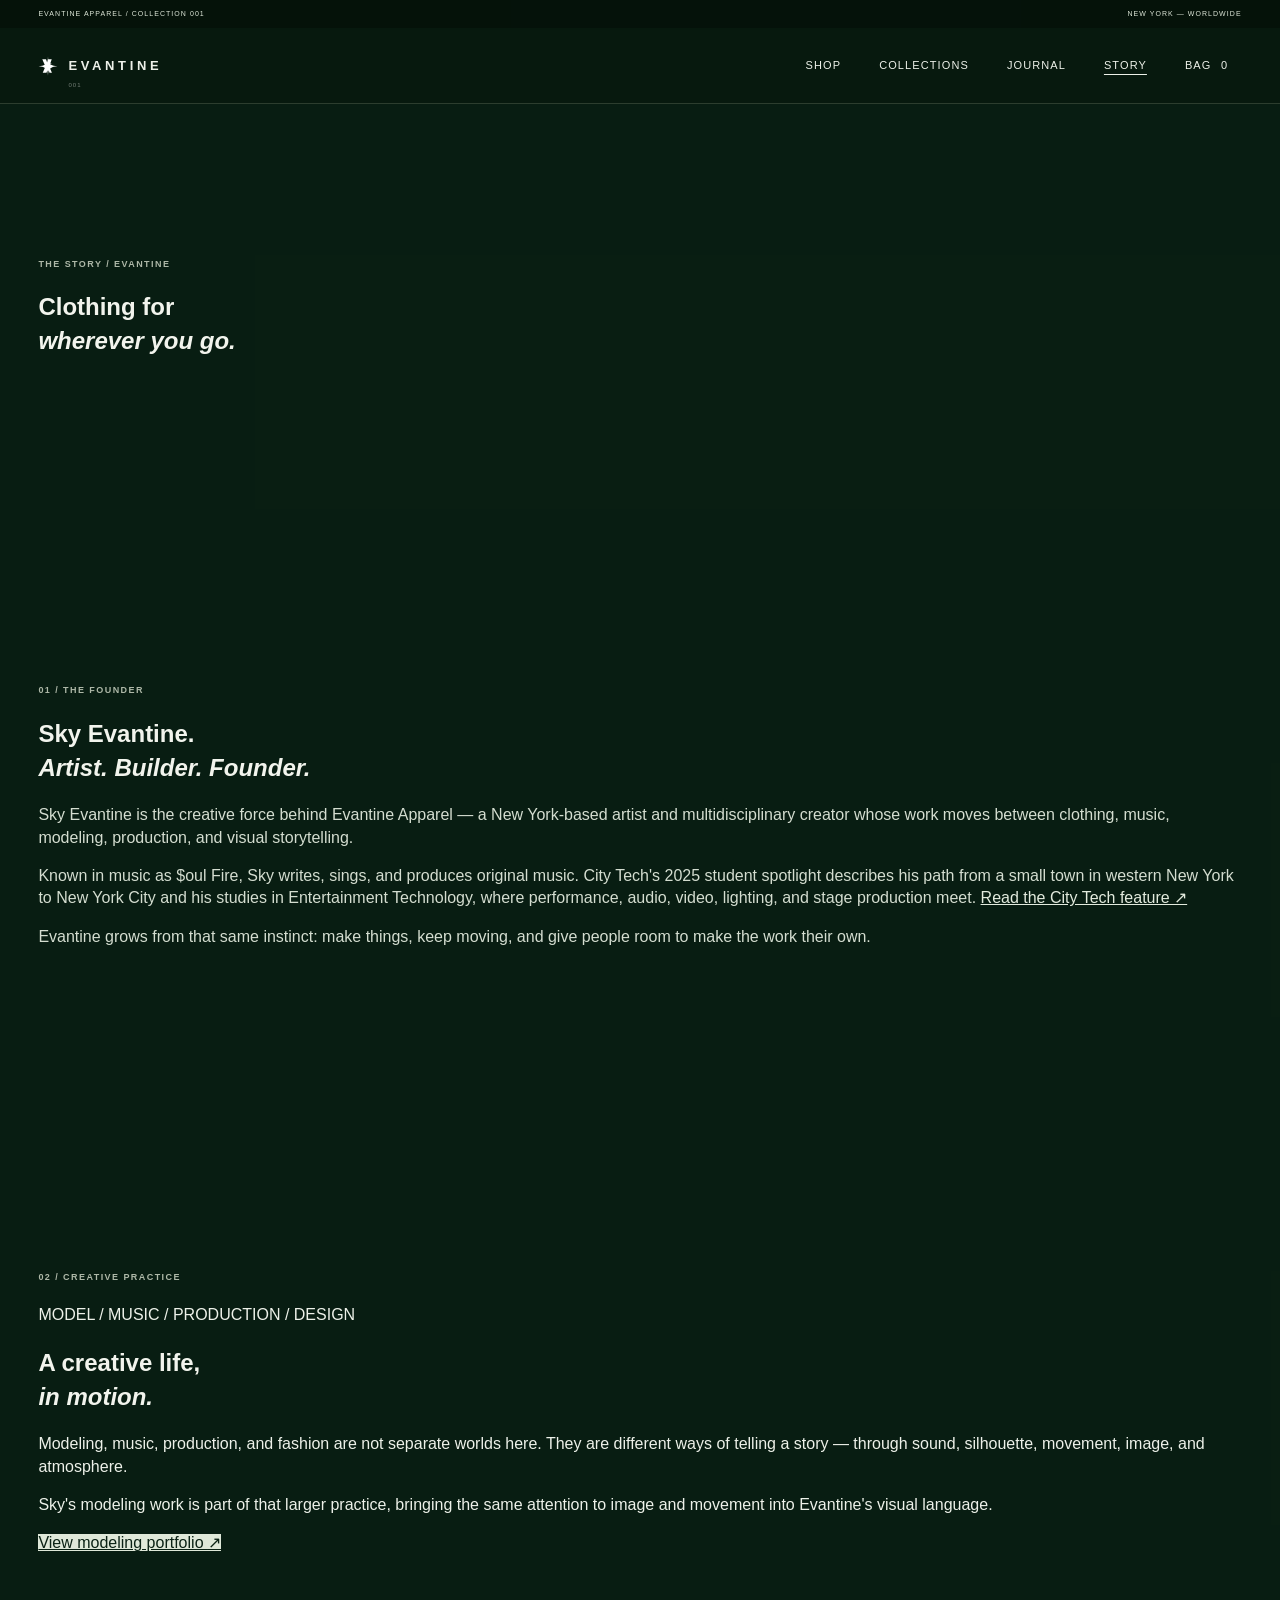
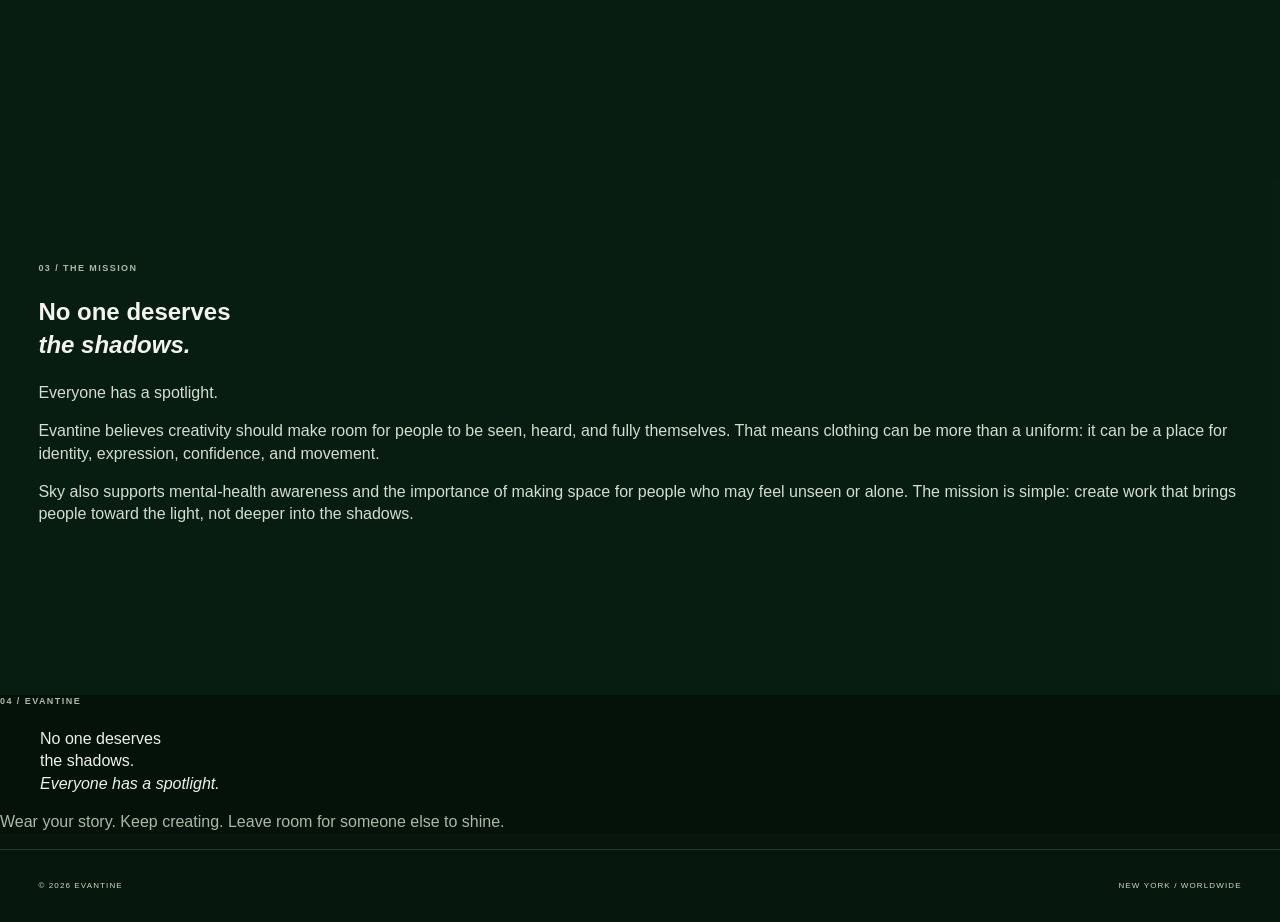
<file: about.html>
<!doctype html>
<html lang="en">
<head><meta charset="utf-8"><meta name="viewport" content="width=device-width,initial-scale=1"><meta name="description" content="Meet Sky Evantine, founder and creative director of Evantine Apparel — a creative world expressed through clothing, music, movement, and objects."><link rel="canonical" href="https://evantineapparel.com/about.html"><meta name="theme-color" content="#f3f1eb"><meta property="og:type" content="website"><meta property="og:site_name" content="Evantine Apparel"><meta property="og:title" content="About Sky Evantine — Evantine Apparel"><meta property="og:description" content="The story, creative practice, and mission behind Evantine Apparel."><meta property="og:url" content="https://evantineapparel.com/about.html"><link rel="icon" href="favicon.svg" type="image/svg+xml"><title>About Sky Evantine — Evantine Apparel</title><link rel="stylesheet" href="style.css"><link rel="stylesheet" href="forest-theme.css"></head>
<body><a class="skip-link" href="#main">Skip to content</a><div class="announcement">EVANTINE APPAREL / COLLECTION 001 <span>NEW YORK — WORLDWIDE</span></div>
<header class="site-header"><a class="wordmark" href="/" aria-label="Evantine Apparel home">EVANTINE</a><button class="menu-toggle" type="button" aria-expanded="false" aria-controls="site-nav">Menu</button><nav id="site-nav" class="site-nav" aria-label="Primary"><a href="shop.html">Shop</a><a href="collections.html">Collections</a><a href="journal.html">Journal</a><a href="about.html">Story</a><button class="bag-button" type="button" aria-controls="bagPanel" aria-expanded="false">Bag <span id="bagCount">0</span></button></nav></header>
<main id="main">
<section class="about-hero section"><p class="eyebrow">THE STORY / EVANTINE</p><h1>Clothing for<br><em>wherever you go.</em></h1></section>
<section class="story section about-grid"><div><p class="eyebrow">01 / THE FOUNDER</p><h2>Sky Evantine.<br><em>Artist. Builder. Founder.</em></h2></div><div class="story-copy"><p>Sky Evantine is the creative force behind Evantine Apparel — a New York-based artist and multidisciplinary creator whose work moves between clothing, music, modeling, production, and visual storytelling.</p><p>Known in music as $oul Fire, Sky writes, sings, and produces original music. City Tech's 2025 student spotlight describes his path from a small town in western New York to New York City and his studies in Entertainment Technology, where performance, audio, video, lighting, and stage production meet. <a class="text-link" href="https://www.citytech.cuny.edu/news/?id=2102" target="_blank" rel="noopener noreferrer">Read the City Tech feature ↗</a></p><p>Evantine grows from that same instinct: make things, keep moving, and give people room to make the work their own.</p></div></section>
<section class="portfolio-section section"><div class="portfolio-label"><p class="eyebrow">02 / CREATIVE PRACTICE</p><span>MODEL / MUSIC / PRODUCTION / DESIGN</span></div><div class="portfolio-grid"><div><h2>A creative life,<br><em>in motion.</em></h2></div><div class="portfolio-copy"><p>Modeling, music, production, and fashion are not separate worlds here. They are different ways of telling a story — through sound, silhouette, movement, image, and atmosphere.</p><p>Sky's modeling work is part of that larger practice, bringing the same attention to image and movement into Evantine's visual language.</p><a class="button button-dark" href="https://skyevantine.my.canva.site/" target="_blank" rel="noopener noreferrer">View modeling portfolio <span aria-hidden="true">↗</span></a></div></div></section>
<section class="story section about-grid"><div><p class="eyebrow">03 / THE MISSION</p><h2>No one deserves<br><em>the shadows.</em></h2></div><div class="story-copy"><p class="mission-line">Everyone has a spotlight.</p><p>Evantine believes creativity should make room for people to be seen, heard, and fully themselves. That means clothing can be more than a uniform: it can be a place for identity, expression, confidence, and movement.</p><p>Sky also supports mental-health awareness and the importance of making space for people who may feel unseen or alone. The mission is simple: create work that brings people toward the light, not deeper into the shadows.</p></div></section>
<section class="manifesto about-manifesto"><p class="eyebrow">04 / EVANTINE</p><blockquote>No one deserves<br>the shadows.<br><em>Everyone has a spotlight.</em></blockquote><p>Wear your story. Keep creating. Leave room for someone else to shine.</p></section>
</main><footer class="site-footer"><span>© 2026 EVANTINE</span><span>NEW YORK / WORLDWIDE</span></footer><script src="script.js"></script></body></html>
</file>
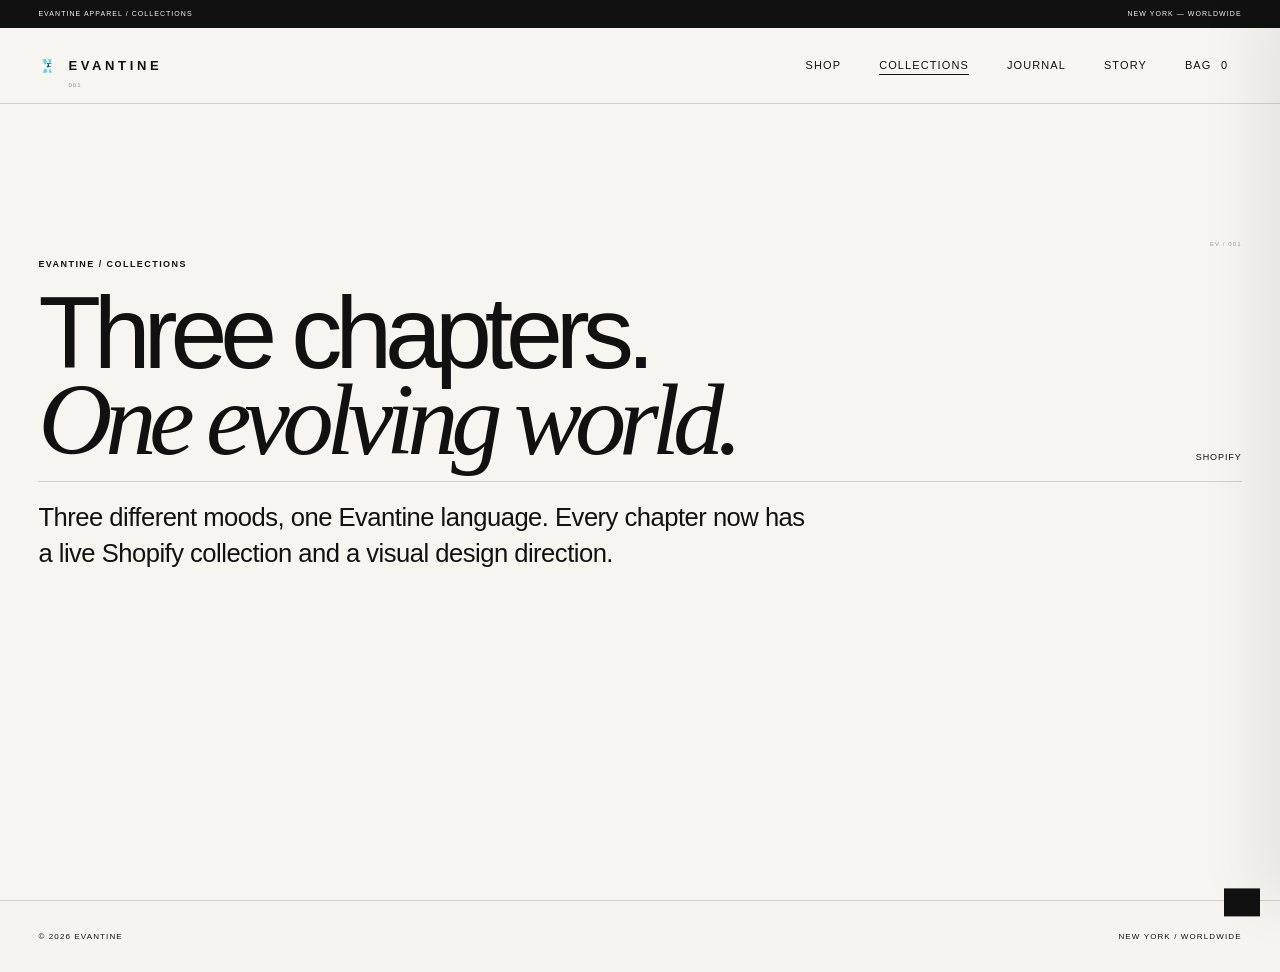
<file: collections.html>
<!doctype html>
<html lang="en">
<head><meta charset="utf-8"><meta name="viewport" content="width=device-width,initial-scale=1"><meta name="description" content="Evantine Apparel collections — Collection 001, Collection 002, and Collection 003."><title>Collections — Evantine Apparel</title><link rel="icon" href="favicon.svg" type="image/svg+xml"><link rel="stylesheet" href="style.css"></head>
<body>
<a class="skip-link" href="#main">Skip to content</a><div class="announcement">EVANTINE APPAREL / COLLECTIONS <span>NEW YORK — WORLDWIDE</span></div>
<header class="site-header"><a class="wordmark" href="/" aria-label="Evantine Apparel home">EVANTINE</a><button class="menu-toggle" type="button" aria-expanded="false" aria-controls="site-nav">Menu</button><nav id="site-nav" class="site-nav" aria-label="Primary"><a href="shop.html">Shop</a><a href="collections.html" aria-current="page">Collections</a><a href="journal.html">Journal</a><a href="about.html">Story</a><button class="bag-button" type="button" aria-controls="bagPanel" aria-expanded="false">Bag <span id="bagCount">0</span></button></nav></header>
<main id="main" class="section collections-page"><div class="section-head"><div><p class="eyebrow">EVANTINE / COLLECTIONS</p><h1>Three chapters.<br><em>One evolving world.</em></h1></div><p id="collectionStatus">SHOPIFY</p></div><p class="collections-intro">Three different moods, one Evantine language. Every chapter now has a live Shopify collection and a visual design direction.</p><div id="collectionList" class="collection-list" aria-live="polite"></div></main>
<footer class="site-footer"><span>© 2026 EVANTINE</span><span>NEW YORK / WORLDWIDE</span></footer>
<aside id="bagPanel" class="bag-panel" aria-hidden="true" aria-labelledby="bagTitle"><div class="bag-head"><div><p class="eyebrow">YOUR SELECTION</p><h2 id="bagTitle">Bag</h2></div><button id="bagClose" class="close-button" type="button" aria-label="Close shopping bag">×</button></div><div id="bagItems" class="bag-items"></div><div class="bag-foot"><div><span>Subtotal</span><strong id="bagTotal">$0</strong></div><button class="button button-dark checkout-button" type="button">Checkout</button></div></aside>
<div id="overlay" class="overlay" hidden></div><div id="toast" class="toast" role="status" aria-live="polite"></div><script src="script.js"></script>
<script>
const list=document.getElementById("collectionList"),status=document.getElementById("collectionStatus"),store="https://1bmwgi-pw.myshopify.com";
const targets=[
{title:"Collection 001",handle:"collection-001",theme:"ROOTS / NATURE / EVERYDAY",description:"The beginning. Foundational pieces rooted in simplicity, nature, movement, and self-expression.",fallback:"https://cdn.shopify.com/s/files/1/0810/8507/1396/collections/evantine-collection-001-editorial.png?v=1789917110"},
{title:"Collection 002",handle:"collection-002",theme:"CITY / MOVEMENT / DUALITY",description:"Urban energy meets open air. Technical layers, utility pieces, and custom graphics built for wherever the day goes.",fallback:"https://cdn.shopify.com/s/files/1/0810/8507/1396/collections/evantine-collection-002.png?v=1789917116"},
{title:"Collection 003",handle:"collection-003",theme:"ART / EXPRESSION / BEYOND",description:"The experimental chapter. Statement silhouettes, objects, limited graphics, and ideas that refuse to stay still.",fallback:"https://cdn.shopify.com/s/files/1/0810/8507/1396/collections/evantine-collection-003.png?v=1789917122"}];
const esc=v=>String(v||"").replace(/[&<>"']/g,c=>({"&":"&amp;","<":"&lt;",">":"&gt;","\"":"&quot;","'":"&#39;"}[c]||c));
function render(items){list.innerHTML=items.map((c,i)=>'<a class="collection-card collection-card-'+(i+1)+'" href="collection.html?handle='+encodeURIComponent(c.handle)+'" style="background-image:linear-gradient(180deg,rgba(0,0,0,.06),rgba(0,0,0,.64)),url(\''+esc(c.image||c.fallback)+'\')"><span class="collection-card-index">0'+(i+1)+'</span><span class="collection-card-mark">0'+(i+1)+'</span><span class="collection-card-copy"><span class="eyebrow">EVANTINE / '+esc(c.theme)+'</span><strong>'+esc(c.title)+'</strong><span>'+esc(c.description)+'</span></span><span class="collection-card-count">'+c.count+' PIECES&nbsp; →</span></a>').join("");}
async function load(){try{const r=await fetch(store+"/collections.json?limit=250",{headers:{Accept:"application/json"}});if(!r.ok)throw Error("Shopify unavailable");const d=await r.json(),found=Array.isArray(d.collections)?d.collections:[];const selected=targets.map(t=>{const c=found.find(x=>String(x.title).trim().toLowerCase()===t.title.toLowerCase());return {...t,handle:c?.handle||t.handle,count:Number(c?.products_count||0),image:c?.image?.src||t.fallback}});render(selected);status.textContent="CONNECTED / SHOPIFY"}catch(e){render(targets.map(t=>({...t,count:10})));status.textContent="SHOPIFY OFFLINE / DESIGN PREVIEW";console.warn(e)}}load();
</script></body></html>
</file>
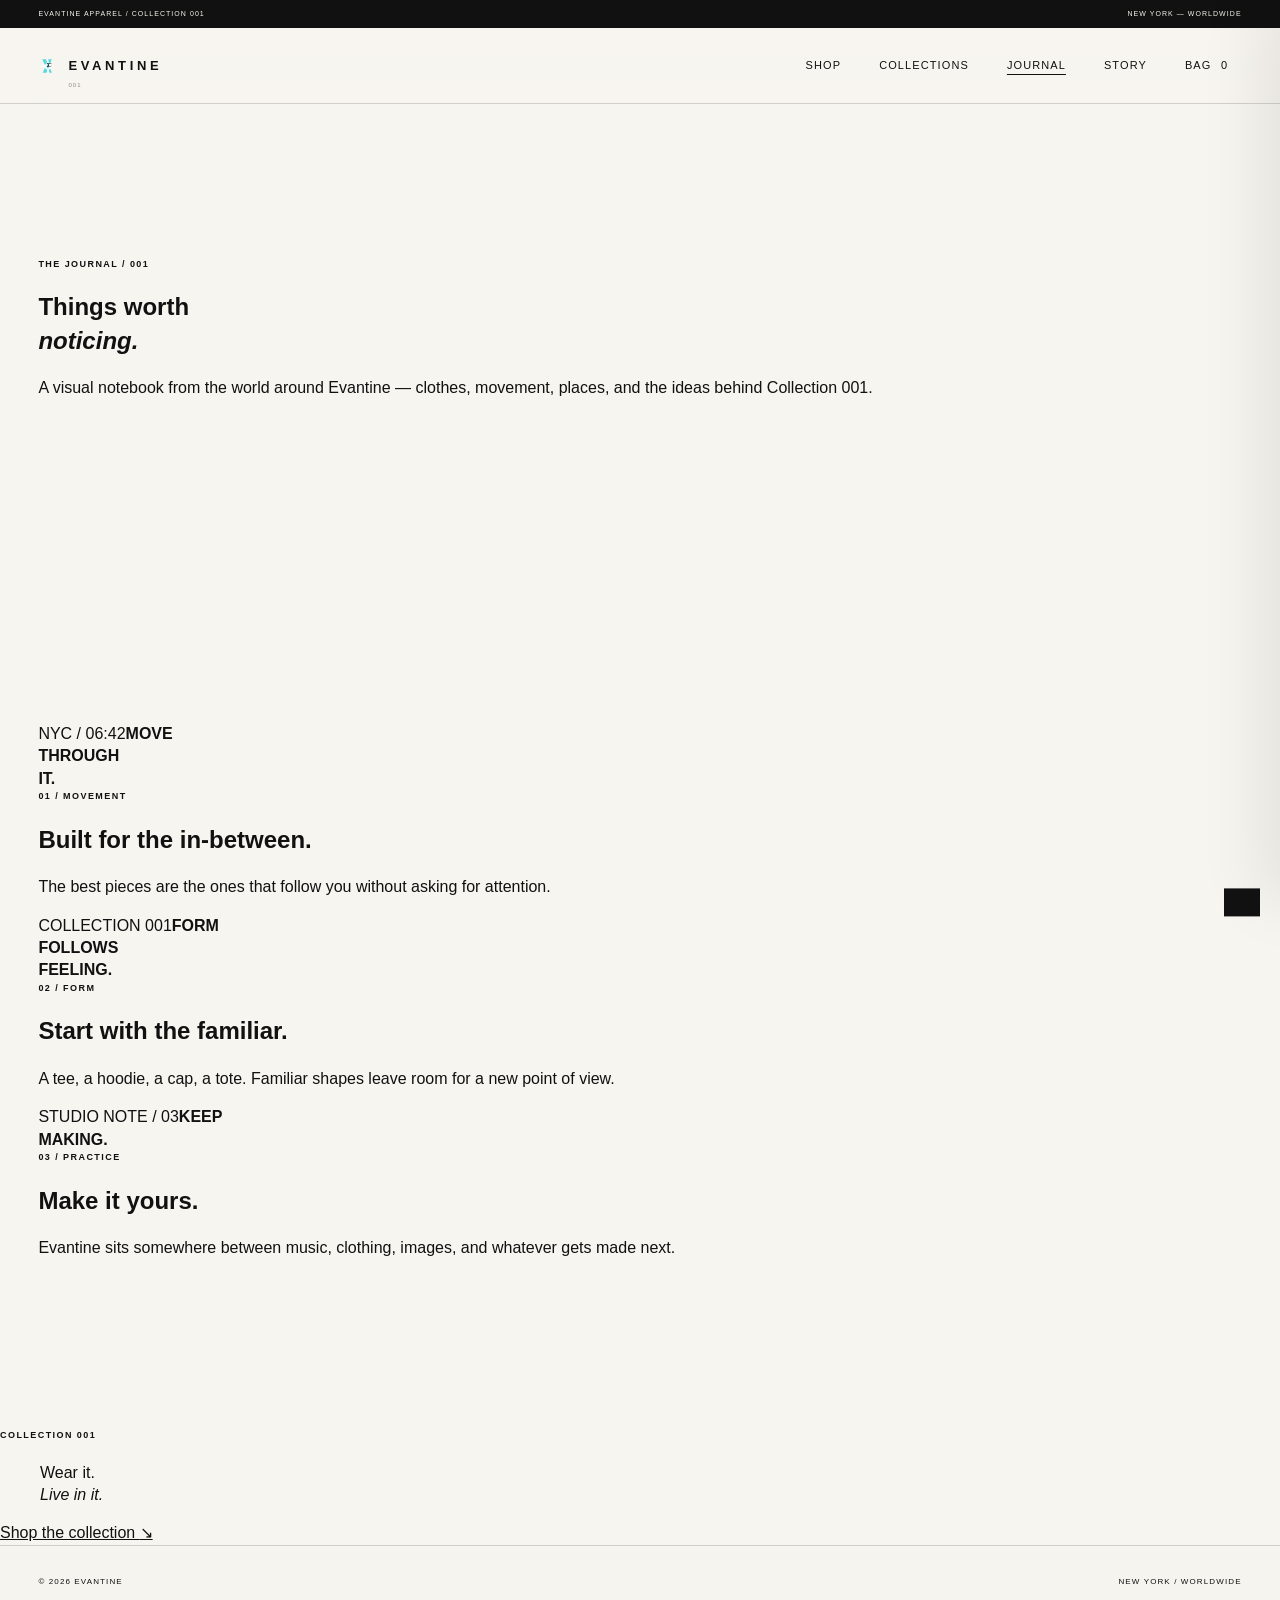
<file: journal.html>
<!doctype html>
<html lang="en">
<head>
<meta charset="utf-8"><meta name="viewport" content="width=device-width,initial-scale=1">
<meta name="description" content="Evantine Apparel Journal — notes on Collection 001, movement, making, and the world around the clothes.">
<meta name="theme-color" content="#f3f1eb"><link rel="canonical" href="https://evantineapparel.com/journal.html"><link rel="icon" href="favicon.svg" type="image/svg+xml">
<meta property="og:type" content="website"><meta property="og:site_name" content="Evantine Apparel"><meta property="og:title" content="Journal — Evantine Apparel"><meta property="og:description" content="Notes on Collection 001, movement, making, and the world around the clothes."><meta property="og:url" content="https://evantineapparel.com/journal.html">
<link rel="stylesheet" href="style.css"><title>Journal — Evantine Apparel</title>
</head>
<body><a class="skip-link" href="#main">Skip to content</a><div class="announcement">EVANTINE APPAREL / COLLECTION 001 <span>NEW YORK — WORLDWIDE</span></div>
<header class="site-header"><a class="wordmark" href="/" aria-label="Evantine Apparel home">EVANTINE</a><button class="menu-toggle" type="button" aria-expanded="false" aria-controls="site-nav">Menu</button><nav id="site-nav" class="site-nav" aria-label="Primary"><a href="shop.html">Shop</a><a href="collections.html">Collections</a><a href="journal.html">Journal</a><a href="about.html">Story</a><button class="bag-button" type="button" aria-controls="bagPanel" aria-expanded="false">Bag <span id="bagCount">0</span></button></nav></header>
<main id="main">
<section class="journal-hero section"><p class="eyebrow">THE JOURNAL / 001</p><h1>Things worth<br><em>noticing.</em></h1><p class="journal-intro">A visual notebook from the world around Evantine — clothes, movement, places, and the ideas behind Collection 001.</p></section>
<section class="journal-grid section" aria-label="Journal entries"><article class="journal-card journal-card-tall"><div class="journal-art journal-art-01"><span>NYC / 06:42</span><strong>MOVE<br>THROUGH<br>IT.</strong></div><div class="journal-card-copy"><p class="eyebrow">01 / MOVEMENT</p><h2>Built for the in-between.</h2><p>The best pieces are the ones that follow you without asking for attention.</p></div></article><article class="journal-card"><div class="journal-art journal-art-02"><span>COLLECTION 001</span><strong>FORM<br>FOLLOWS<br>FEELING.</strong></div><div class="journal-card-copy"><p class="eyebrow">02 / FORM</p><h2>Start with the familiar.</h2><p>A tee, a hoodie, a cap, a tote. Familiar shapes leave room for a new point of view.</p></div></article><article class="journal-card"><div class="journal-art journal-art-03"><span>STUDIO NOTE / 03</span><strong>KEEP<br>MAKING.</strong></div><div class="journal-card-copy"><p class="eyebrow">03 / PRACTICE</p><h2>Make it yours.</h2><p>Evantine sits somewhere between music, clothing, images, and whatever gets made next.</p></div></article></section>
<section class="journal-end"><p class="eyebrow">COLLECTION 001</p><blockquote>Wear it.<br><em>Live in it.</em></blockquote><a class="button button-dark" href="shop.html">Shop the collection <span>↘</span></a></section>
</main><footer class="site-footer"><span>© 2026 EVANTINE</span><span>NEW YORK / WORLDWIDE</span></footer>
<aside id="bagPanel" class="bag-panel" aria-hidden="true" aria-labelledby="bagTitle"><div class="bag-head"><div><p class="eyebrow">YOUR SELECTION</p><h2 id="bagTitle">Bag</h2></div><button id="bagClose" class="close-button" type="button" aria-label="Close shopping bag">×</button></div><div id="bagItems" class="bag-items"></div><div class="bag-foot"><div><span>Subtotal</span><strong id="bagTotal">$0</strong></div><button class="button button-dark checkout-button" type="button">Checkout</button></div></aside>
<div id="overlay" class="overlay" hidden></div><div id="toast" class="toast" role="status" aria-live="polite"></div><script src="script.js"></script></body></html>
</file>
<file: style.css>
:root{--ink:#111;--paper:#f7f5ef;--soft:#e4e1d8;--muted:#6f756e;--line:rgba(17,17,17,.16);--pad:clamp(18px,3vw,42px);--display:Arial,sans-serif;--serif:Georgia,"Times New Roman",serif;font-family:Arial,Helvetica,sans-serif;color:var(--ink);background:var(--paper);font-synthesis:none}*{box-sizing:border-box}html{scroll-behavior:smooth}body{margin:0;background:var(--paper);line-height:1.4;overflow-x:hidden}a{color:inherit}.skip-link{position:absolute;left:-9999px}.skip-link:focus{left:12px;top:12px;z-index:100;background:#111;color:#fff;padding:10px}.announcement{height:28px;padding:0 var(--pad);background:#111;color:var(--paper);font-size:7px;letter-spacing:.15em;text-transform:uppercase;display:flex;align-items:center;justify-content:space-between;position:relative;z-index:30}.site-header{height:76px;padding:0 var(--pad);display:flex;align-items:center;justify-content:space-between;border-bottom:1px solid var(--line);position:sticky;top:0;background:rgba(247,245,239,.88);backdrop-filter:blur(14px);z-index:25}.wordmark{position:relative;display:inline-block;font-family:var(--display);font-size:13px;font-weight:800;letter-spacing:.28em;line-height:1;padding:9px 0 9px 30px;text-decoration:none}.wordmark:before{content:"";position:absolute;left:0;top:50%;width:20px;height:20px;transform:translateY(-50%);background:url("brand-mark.svg") center/contain no-repeat}.wordmark:after{content:"001";position:absolute;left:30px;bottom:-7px;font-size:6px;font-weight:500;letter-spacing:.18em;opacity:.48}.site-nav{display:flex;align-items:center;gap:22px}.site-nav a,.bag-button,.menu-toggle{font:inherit;font-size:11px;text-transform:uppercase;letter-spacing:.1em;color:inherit;text-decoration:none;background:none;border:0;padding:8px;cursor:pointer}.site-nav a:hover,.text-link:hover{opacity:.55}.site-nav a[aria-current="page"]{text-decoration:underline;text-underline-offset:5px}.bag-button span{display:inline-block;min-width:18px}.menu-toggle{display:none}.section{padding:clamp(80px,12vw,180px) var(--pad)}.eyebrow{font-size:9px;font-weight:600;letter-spacing:.16em;text-transform:uppercase;margin:0 0 20px}.section-head{display:flex;justify-content:space-between;align-items:end;border-bottom:1px solid var(--line);padding-bottom:18px;margin-bottom:18px;position:relative}.section-head:before{content:"EV / 001";position:absolute;right:0;top:-18px;font-size:6px;letter-spacing:.18em;opacity:.4}.section-head h1,.section-head h2{font-size:clamp(52px,8vw,124px);line-height:.84;letter-spacing:-.07em;font-weight:500;margin:0}.section-head h1 em,.section-head h2 em{font-family:var(--serif);font-weight:400}.section-head>p{font-size:9px;letter-spacing:.1em;margin:0}.shop-intro{font-size:clamp(18px,2vw,28px);max-width:720px;margin:0 0 70px}.collections-intro{font-size:clamp(18px,2vw,28px);max-width:780px;margin:0 0 70px}.shop-toolbar{border-top:1px solid var(--line);border-bottom:1px solid var(--line);padding:13px 0;margin:34px 0 20px;display:flex;justify-content:space-between;align-items:center}.filter-group{display:flex;gap:4px}.filter{position:relative;border:1px solid transparent;background:none;padding:7px 10px;font:inherit;font-size:10px;text-transform:uppercase;letter-spacing:.08em;cursor:pointer}.filter:not(.active){opacity:.48}.filter.active{border-color:var(--ink)}.filter.active:after{content:"";position:absolute;left:0;right:0;bottom:-5px;height:1px;background:currentColor}.shop-toolbar>p{font-size:10px;color:var(--muted);margin:0}.product-grid{display:grid;grid-template-columns:repeat(4,1fr);gap:clamp(18px,2.4vw,34px)}.product-grid-wide{grid-template-columns:repeat(2,1fr)}.product-card{min-width:0;transition:transform .45s cubic-bezier(.2,.7,.2,1)}.product-card:hover{transform:translateY(-4px)}.product-link{display:block;text-decoration:none}.product-image{aspect-ratio:4/5;background:linear-gradient(135deg,var(--soft),#e8e5dd);border:1px solid rgba(17,17,17,.08);display:grid;place-items:center;margin-bottom:14px;position:relative;overflow:hidden}.product-image:before{content:"";position:absolute;inset:7%;border:1px solid rgba(17,17,17,.08);transform:rotate(-3deg);transition:transform .6s ease}.product-link:hover .product-image:before{transform:rotate(2deg) scale(1.02)}.product-no{position:absolute;top:12px;left:12px;font-size:9px;letter-spacing:.12em;z-index:3}.product-type{position:absolute;bottom:12px;right:12px;font-size:8px;text-transform:uppercase;letter-spacing:.12em;z-index:3}.product-name{display:block;font-size:12px;text-transform:uppercase;letter-spacing:.06em;font-weight:600;margin-top:13px}.product-meta{display:block;font-size:9px;color:var(--muted);margin-top:4px;letter-spacing:.03em}.product-view{position:absolute;left:12px;bottom:12px;font-size:8px;text-transform:uppercase;letter-spacing:.1em;z-index:3}.garment{position:relative;z-index:1;display:block;width:42%;height:58%;background:#bdb8ae;box-shadow:18px 20px 0 rgba(17,17,17,.07);clip-path:polygon(24% 0,76% 0,100% 18%,84% 30%,78% 100%,22% 100%,16% 30%,0 18%)}.card-add{margin-top:9px;border:0;border-bottom:1px solid var(--ink);background:none;padding:4px 0;font:inherit;font-size:8px;text-transform:uppercase;letter-spacing:.12em;cursor:pointer}.product-grid .product-card:nth-child(2) .product-image{background:#e9e6de}.product-grid .product-card:nth-child(3) .product-image{background:#dedbd3}.product-grid .product-card:nth-child(4) .product-image{background:#ebe8e0}.collection-list{display:grid;grid-template-columns:repeat(3,1fr);gap:clamp(12px,2vw,24px)}.collection-card{min-height:58vh;position:relative;overflow:hidden;background:#111;color:var(--paper);display:flex;flex-direction:column;justify-content:flex-end;padding:clamp(24px,4vw,50px);text-decoration:none;isolation:isolate;transition:transform .5s cubic-bezier(.2,.7,.2,1)}.collection-card:before{content:"";position:absolute;inset:-10%;background:radial-gradient(circle at 70% 25%,rgba(243,241,235,.16),transparent 28%),radial-gradient(circle at 22% 80%,rgba(243,241,235,.08),transparent 30%);z-index:-1}.collection-card:after{content:"";position:absolute;width:72%;aspect-ratio:1;border:1px solid rgba(247,245,239,.16);border-radius:50%;right:-28%;top:-10%;box-shadow:0 0 0 70px rgba(247,245,239,.025),0 0 0 150px rgba(247,245,239,.018);z-index:-1}.collection-card:hover{transform:translateY(-6px)}.collection-card-index{position:absolute;top:22px;left:24px;font-size:8px;letter-spacing:.16em;opacity:.6}.collection-card-mark{position:absolute;top:50%;left:50%;transform:translate(-50%,-50%) rotate(-7deg);font-size:clamp(100px,16vw,250px);font-weight:800;letter-spacing:-.1em;opacity:.045}.collection-card-copy{position:relative;z-index:2;display:flex;flex-direction:column;gap:10px;max-width:390px}.collection-card-copy .eyebrow{margin:0;opacity:.55}.collection-card-copy strong{font-size:clamp(48px,5vw,82px);font-weight:500;line-height:.82;letter-spacing:-.065em}.collection-card-copy>span:last-child{font-size:13px;line-height:1.45;color:rgba(247,245,239,.62);max-width:330px}.collection-card-count{position:absolute;right:24px;top:22px;font-size:7px;letter-spacing:.16em;opacity:.65}.collection-notice{border:1px solid var(--line);padding:14px 16px;font-size:11px;color:var(--muted);margin:0 0 24px}.collections-page{background:rgba(247,245,239,.78);backdrop-filter:blur(2px);min-height:calc(100vh - 104px)}.collection-page{background:rgba(247,245,239,.78);backdrop-filter:blur(2px);min-height:calc(100vh - 104px)}.collection-page .shop-intro{max-width:650px}.site-footer{padding:30px var(--pad);display:flex;justify-content:space-between;font-size:8px;letter-spacing:.14em;border-top:1px solid var(--line);background:rgba(247,245,239,.82)}.bag-panel{position:fixed;right:0;top:0;width:min(440px,100%);height:100dvh;background:var(--paper);z-index:40;transform:translateX(100%);transition:transform .35s ease;padding:32px;display:flex;flex-direction:column;box-shadow:-20px 0 60px rgba(17,17,17,.08)}.bag-panel.open{transform:translateX(0)}.bag-head{display:flex;justify-content:space-between;border-bottom:1px solid var(--line);padding-bottom:20px}.bag-head h2{font-size:42px;font-weight:500;letter-spacing:-.05em;margin:0}.close-button{border:0;background:none;font-size:30px;line-height:1;cursor:pointer;color:inherit}.bag-items{flex:1;overflow:auto;padding:20px 0}.bag-item{display:grid;grid-template-columns:72px 1fr auto;gap:14px;padding:14px 0;border-bottom:1px solid var(--line);align-items:start}.bag-thumb{width:72px;aspect-ratio:3/4;background:var(--soft);display:grid;place-items:center;position:relative;overflow:hidden}.bag-thumb .garment{transform:scale(.7)}.bag-item h3{font-size:11px;text-transform:uppercase;letter-spacing:.06em;margin:3px 0}.bag-item p{font-size:10px;color:var(--muted);margin:0}.remove-item{border:0;background:none;text-decoration:underline;font-size:9px;cursor:pointer}.bag-foot{border-top:1px solid var(--line);padding-top:20px}.bag-foot>div{display:flex;justify-content:space-between;margin-bottom:16px;font-size:12px}.checkout-button{width:100%}.overlay{position:fixed;inset:0;background:rgba(0,0,0,.35);z-index:35}.overlay[hidden],.product-modal[hidden]{display:none}.toast{position:fixed;right:20px;bottom:20px;background:#111;color:#fff;padding:14px 18px;font-size:11px;z-index:50;transform:translateY(130%);transition:.25s}.toast.show{transform:translateY(0)}.product-modal{position:fixed;inset:50% auto auto 50%;transform:translate(-50%,-50%);width:min(900px,calc(100% - 32px));max-height:calc(100dvh - 32px);overflow:auto;background:var(--paper);z-index:45;display:grid;grid-template-columns:1fr 1fr;box-shadow:0 30px 100px rgba(17,17,17,.2)}.modal-art{background:var(--soft);min-height:500px}.modal-content{padding:clamp(28px,5vw,56px);position:relative}.modal-content .close-button{position:absolute;right:20px;top:18px}.modal-content h2{font-size:clamp(34px,5vw,64px);line-height:.9;letter-spacing:-.05em;font-weight:500;margin:0 0 14px}.modal-meta{font-size:11px;color:var(--muted);margin-bottom:35px}.checkout-button:disabled{opacity:.45}@media(max-width:900px){.collection-list{grid-template-columns:1fr}.collection-card{min-height:52vh}.product-grid-wide{grid-template-columns:repeat(2,1fr)}}@media(max-width:800px){.announcement{height:24px}.site-header{height:64px}.menu-toggle{display:block}.site-nav{position:absolute;top:64px;left:0;right:0;background:var(--paper);border-bottom:1px solid var(--line);padding:16px var(--pad);display:none;flex-direction:column;align-items:flex-start;gap:4px}.site-nav.open{display:flex}.wordmark{font-size:12px;padding-left:26px}.wordmark:before{width:18px;height:18px}.wordmark:after{left:26px}.section-head:before{display:none}.shop-intro{margin-bottom:50px}.product-grid{grid-template-columns:repeat(2,1fr)}.product-grid-wide{grid-template-columns:1fr 1fr}.site-footer{flex-direction:column;gap:8px}.collection-card{min-height:125vw;padding:24px}.collection-card-copy strong{font-size:clamp(48px,14vw,82px)}.collection-card-count{top:24px;right:24px}.collection-page,.collections-page{padding-top:90px}.product-modal{grid-template-columns:1fr}.modal-art{min-height:48vw}}@media(max-width:480px){.product-grid-wide{grid-template-columns:1fr}.collection-card{min-height:118vw}.section{padding-top:90px;padding-bottom:90px}}
@media(prefers-reduced-motion:no-preference){.collection-card:hover{transform:translateY(-5px)}.collection-card-mark{animation:collection-mark-drift 10s ease-in-out infinite alternate}@keyframes collection-mark-drift{from{transform:translate(-50%,-50%) rotate(-3deg) scale(.98)}to{transform:translate(-50%,-50%) rotate(3deg) scale(1.03)}}}
@media(prefers-reduced-motion:reduce){html{scroll-behavior:auto}.collection-card,.collection-card-mark{animation:none;transition:none}}
body:before{content:"";position:fixed;inset:0;z-index:-2;background:url("https://cdn.shopify.com/s/files/1/0810/8507/1396/files/IMG_0114.jpg?v=1789778335") center/cover no-repeat;transform:scale(1.02);pointer-events:none;filter:saturate(.88) contrast(.98) brightness(.82)}body:after{content:"";position:fixed;inset:0;z-index:-1;background:linear-gradient(180deg,rgba(8,15,12,.16),rgba(8,15,12,.30) 48%,rgba(8,15,12,.46));pointer-events:none}.collections-intro{letter-spacing:-.02em}.collection-card-1{background:linear-gradient(145deg,#182218,#344734 55%,#101510)}.collection-card-1:before{background:radial-gradient(circle at 20% 20%,rgba(171,190,149,.24),transparent 25%),repeating-linear-gradient(120deg,transparent 0 32px,rgba(255,255,255,.025) 33px 34px)}.collection-card-2{background:linear-gradient(145deg,#111821,#26333c 55%,#0c1014)}.collection-card-2:before{background:linear-gradient(120deg,transparent 0 46%,rgba(163,177,184,.12) 47%,transparent 48%),radial-gradient(circle at 75% 25%,rgba(187,202,207,.18),transparent 26%)}.collection-card-3{background:linear-gradient(145deg,#21161b,#4a2d35 55%,#120e10)}.collection-card-3:before{background:radial-gradient(circle at 70% 25%,rgba(213,157,174,.2),transparent 23%),radial-gradient(circle at 18% 80%,rgba(164,113,131,.14),transparent 30%)}.collection-card-copy strong{font-family:var(--serif);letter-spacing:-.055em}.collection-card-copy strong:after{content:" / EVANTINE";font-family:var(--display);font-size:.14em;letter-spacing:.16em;vertical-align:middle;opacity:.45;margin-left:.3em}.product-image{background:linear-gradient(145deg,#eeece5,#d8d5cb)}.product-image .garment:after{content:"✦";position:absolute;left:50%;top:47%;transform:translate(-50%,-50%);font-size:clamp(20px,3vw,38px);font-family:Georgia,serif;color:rgba(17,17,17,.52)}.product-card:nth-child(2n) .garment:after{content:"EV"}.product-card:nth-child(3n) .garment:after{content:"◐"}.product-card:nth-child(4n) .garment:after{content:"✺"}.product-card:nth-child(5n) .garment:after{content:"∞"}.product-card:nth-child(6n) .garment:after{content:"/ /"}.product-card:nth-child(7n) .garment:after{content:"◇"}.product-card:nth-child(8n) .garment:after{content:"☾"}.product-card:nth-child(9n) .garment:after{content:"✶"}.product-card:nth-child(10n) .garment:after{content:"001"}.product-card:nth-child(3n) .product-image{background:linear-gradient(145deg,#e5e8e1,#cfd5cb)}.product-card:nth-child(3n) .garment{background:#aab3a5}.product-card:nth-child(5n) .product-image{background:linear-gradient(145deg,#e4e7e9,#c8d0d4)}.product-card:nth-child(5n) .garment{background:#7f8b91}.product-card:nth-child(7n) .product-image{background:linear-gradient(145deg,#ece2e1,#d9c8ca)}.product-card:nth-child(7n) .garment{background:#9e7c82}.product-card:nth-child(9n) .product-image{background:linear-gradient(145deg,#e8e2d7,#d5c6b6)}.product-card:nth-child(9n) .garment{background:#8c7964}.product-card:nth-child(10n) .product-image:after{content:"COLLECTION / OBJECT";position:absolute;top:50%;left:50%;transform:translate(-50%,-50%) rotate(-8deg);font-size:9px;letter-spacing:.2em;opacity:.45;white-space:nowrap}.product-image:has(.garment) .product-type{background:rgba(247,245,239,.55);padding:3px 5px}.collection-page .section-head h1{font-family:var(--serif);letter-spacing:-.055em}.collection-page .section-head h1:after{content:" / EVANTINE";font-family:var(--display);font-size:.12em;letter-spacing:.16em;opacity:.4;margin-left:.2em}
/* Live Shopify product artwork */
.product-photo{position:absolute;inset:0;width:100%;height:100%;object-fit:cover;display:block;transition:transform .7s cubic-bezier(.2,.7,.2,1),filter .5s ease;z-index:1}
.product-link:hover .product-photo{transform:scale(1.035);filter:saturate(1.04)}
.product-image .product-no,.product-image .product-type,.product-image .product-index,.product-image .product-view{z-index:4}
.product-image .product-type{background:rgba(247,245,239,.72);padding:3px 5px;backdrop-filter:blur(5px)}
.product-image .product-view{background:rgba(17,17,17,.72);color:#fff;padding:5px 7px;backdrop-filter:blur(5px)}
.bag-thumb img{width:100%;height:100%;object-fit:cover;display:block}
.collection-card{background-size:cover;background-position:center}
.collection-card:before{z-index:1}
.collection-card-copy,.collection-card-index,.collection-card-count,.collection-card-mark{z-index:3}
</file>
<file: forest-theme.css>
/* Evantine Forest Green Theme — September 2026 */
:root{
  --forest-950:#08150d;
  --forest-900:#0b2115;
  --forest-800:#12331f;
  --forest-700:#1c4a2b;
  --forest-600:#2d6340;
  --moss:#718b5d;
  --sage:#aebda1;
  --cream:#f4f1e8;
  --line:rgba(174,189,161,.22);
  --muted:#aeb8a8;
  --ink:#edf1e9;
  --paper:#0b2115;
  --soft:#173a24;
}
html,body{background:var(--forest-950);color:var(--ink)}
body{background:var(--forest-950)}
body:before{background:#0b2115}
body:after{background:linear-gradient(180deg,rgba(4,14,8,.22),rgba(4,18,10,.48) 52%,rgba(3,12,7,.72))}
.announcement{background:rgba(5,18,10,.86);color:#dfe8d9;border-color:var(--line)}
.site-header{background:rgba(8,28,16,.78);color:var(--ink);border-bottom-color:var(--line)}
.site-nav a,.bag-button,.menu-toggle,.wordmark{color:var(--ink)}
.site-header .wordmark:before{filter:brightness(0) invert(1)}
.hero,.shop,.story,.portfolio-section,.about-hero,.journal-hero{
  background:rgba(9,34,20,.70);
  color:var(--ink);
  border-color:var(--line);
}
.hero h1,.section-head h2,.story h2,.portfolio-grid h2,.journal-hero h1,.about-hero h1{color:#f2f4ed}
.hero-text,.story-copy,.shop-intro,.journal-intro{color:#d4ddd0}
.eyebrow,.section-head>p,.shop-toolbar>p,.product-meta,.story-note{color:#aeb8a8}
.button{border-color:#dfe8d9}
.button-dark{background:#dfe8d9;color:#0a2114}
.button-dark:hover{background:#fff;color:#082014}
.hero-photo{background:#12331f;border-color:var(--line)}
.hero-photo:after{background:linear-gradient(180deg,rgba(3,16,8,.02),rgba(3,16,8,.30))}
.shop-toolbar,.section-head,.about-grid,.detail-lines,.portfolio-label{border-color:var(--line)}
.filter{color:#dce6d7}.filter.active{border-color:#dce6d7}
.product-image{background:linear-gradient(135deg,#163b25,#244b2d)!important;border-color:rgba(190,211,177,.16)}
.product-card:nth-child(2) .product-image{background:#193f27!important}
.product-card:nth-child(3) .product-image{background:#214b2d!important}
.product-card:nth-child(4) .product-image{background:#163821!important}
.product-link:hover .product-image{background:#2b5737!important}
.product-image:before{border-color:rgba(215,231,207,.28)}
.garment{background:#a7b89a;box-shadow:18px 20px 0 rgba(0,0,0,.22)}
.product-02 .garment{background:#91a985}.product-03 .garment{background:#7f9b73}.product-04 .garment{background:#b2c09f}
.product-name,.product-type,.product-no,.product-index,.product-view,.card-add{color:#e7eee2}
.card-add{opacity:.8}
.editorial-strip{background:rgba(23,57,35,.82);color:#eef3eb}
.editorial-copy>p:last-child{color:#b8c6b3}
.editorial-strip figure{border-left-color:var(--line)}
.manifesto{background:rgba(4,18,10,.91);color:#edf2e9}
.manifesto>p:last-child{color:#aeb8a8}
.story{border-bottom-color:var(--line)}
.text-link{color:#e3ebde}
.site-footer{background:rgba(7,25,14,.82);color:#cdd8c8;border-top-color:var(--line)}
.bag-panel,.product-modal{background:#0d2818;color:#edf2e9}
.bag-head,.bag-foot{border-color:var(--line)}
.empty-bag,.modal-meta{color:#aeb8a8}
.bag-item{border-bottom-color:var(--line)}
.bag-thumb,.modal-art,.detail-art{background:#163a24}
.modal-art:after,.detail-art:before{border-color:rgba(211,229,202,.22)}
.collection-stage{background:#06170d;color:#edf2e9}
.collection-stage:before{border-color:rgba(215,231,207,.15)}
.journal-art{background:#173b24;color:#edf2e9}
.journal-art:before,.journal-art:after{border-color:rgba(215,231,207,.2)}
.journal-art-02{background:#06170d}.journal-art-03{background:#24462d}
.journal-end{background:#173b24;color:#edf2e9}
.hero-art{background:#06170d}
.toast{background:#dfe8d9;color:#092114}
.overlay{background:rgba(0,0,0,.58)}
::selection{background:#b7c9aa;color:#07170d}
:focus-visible{outline-color:#dcebd5}
@media(max-width:800px){
  .site-nav{background:#0d2818;color:#edf2e9;border-bottom-color:var(--line)}
  .site-nav a,.site-nav .bag-button{color:#edf2e9}
}
</file>
